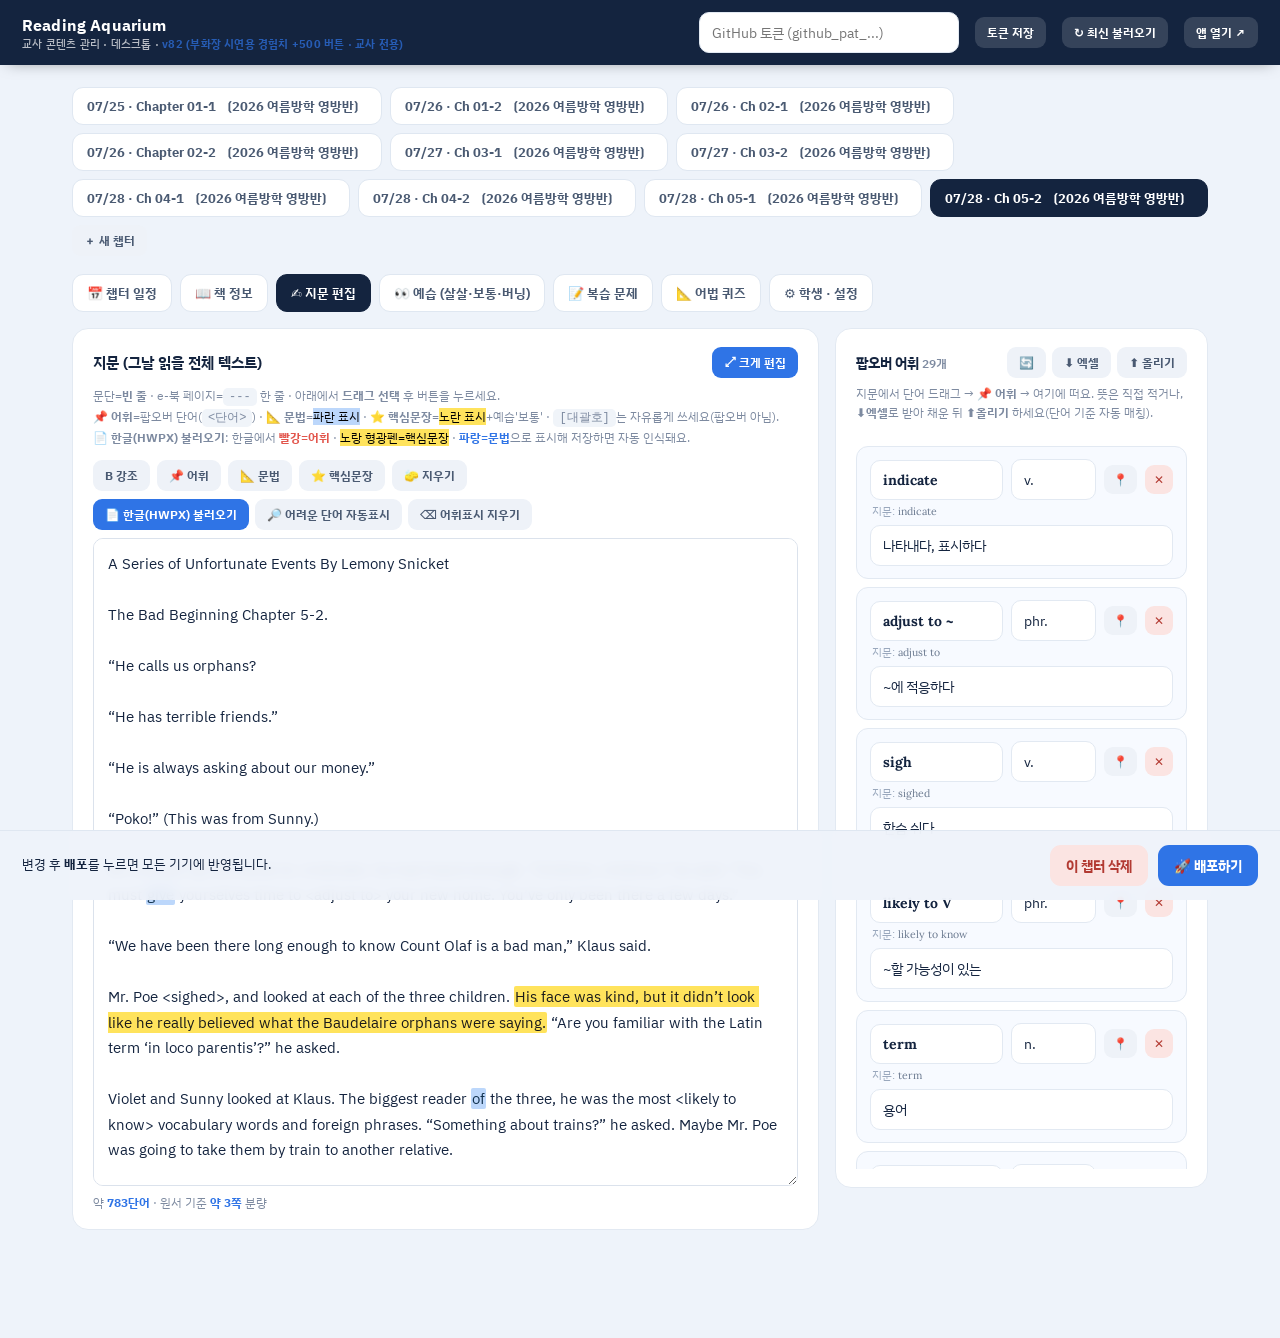
<file: admin.html>
<!DOCTYPE html>
<html lang="ko">
<head>
<meta charset="utf-8">
<meta name="viewport" content="width=device-width, initial-scale=1">
<title>Reading Aquarium · 콘텐츠 관리</title>
<meta name="description" content="교사용 데스크톱 콘텐츠 관리 — 날짜별 지문·문장·퀴즈를 편집하고 배포합니다.">
<link rel="icon" href="data:image/svg+xml,<svg xmlns=%22http://www.w3.org/2000/svg%22 viewBox=%220 0 100 100%22><text y=%22.9em%22 font-size=%2290%22>📝</text></svg>">
<link rel="preconnect" href="https://fonts.googleapis.com">
<link rel="preconnect" href="https://fonts.gstatic.com" crossorigin>
<link href="https://fonts.googleapis.com/css2?family=IBM+Plex+Sans+KR:wght@400;500;600;700&family=Lora:ital,wght@0,400;0,500;0,600&display=swap" rel="stylesheet">
<link rel="stylesheet" href="css/admin.css?v=v82">
</head>
<body>
<div id="admin"></div>
<script src="js/data.js?v=v82"></script>
<script src="js/admin.js?v=v82"></script>
</body>
</html>
</file>
<file: css/admin.css>
*{box-sizing:border-box}
html,body{margin:0;padding:0}
body{
  font-family:'IBM Plex Sans KR',system-ui,sans-serif;
  -webkit-font-smoothing:antialiased;
  background:#eef3fa;color:#14243f;
}
button{font-family:inherit}
a{color:#2f74e6}

/* 상단 고정 바 */
.topbar{
  position:sticky;top:0;z-index:20;
  background:#14243f;color:#fff;
  display:flex;align-items:center;gap:16px;flex-wrap:wrap;
  padding:12px 22px;box-shadow:0 4px 16px -8px rgba(0,0,0,.5);
}
.topbar .brand{font-size:16px;font-weight:700;letter-spacing:.01em}
.topbar .brand small{display:block;font-size:11px;font-weight:500;opacity:.7;letter-spacing:.02em}
.topbar .spacer{flex:1}
.topbar .status{font-size:12px;opacity:.85;max-width:340px;line-height:1.5}

.wrap{max-width:1180px;margin:0 auto;padding:22px}

/* Day 탭 */
.daybar{display:flex;align-items:center;gap:8px;flex-wrap:wrap;margin-bottom:18px}
.daychip{
  font-size:13px;font-weight:700;padding:9px 14px;border-radius:11px;cursor:pointer;
  background:#fff;border:1px solid #dfe7f1;color:#4a5a72;white-space:nowrap;
}
.daychip.on{background:#14243f;border-color:#14243f;color:#fff}
.daychip:hover:not(.on){border-color:#2f74e6;color:#2f74e6}

/* 2단 레이아웃 */
.cols{display:grid;grid-template-columns:1fr 1fr;gap:18px;align-items:start}
@media (max-width:900px){ .cols{grid-template-columns:1fr} }

.card{background:#fff;border:1px solid #e2e9f2;border-radius:16px;padding:18px 20px;margin-bottom:18px}
.card h2{font-size:15px;font-weight:700;margin:0 0 4px}
.card .hint{font-size:12px;color:#7d8aa0;line-height:1.6;margin:0 0 12px}
.label{font-size:12px;font-weight:700;color:#7d8aa0;margin:14px 0 6px}
.label:first-of-type{margin-top:4px}

.inp{
  width:100%;border:1.5px solid #e2e9f2;background:#fff;border-radius:10px;
  padding:10px 12px;font-family:inherit;font-size:14px;color:#14243f;outline:none;
}
.inp:focus{border-color:#2f74e6}
textarea.inp{resize:vertical;min-height:80px;line-height:1.7}
.row{display:flex;gap:8px}
.row > *{flex:1}

.btn{border:none;border-radius:11px;padding:11px 16px;font-size:13.5px;font-weight:700;cursor:pointer;font-family:inherit}
.btn.primary{background:#2f74e6;color:#fff}
.btn.primary:hover{background:#1f5fd0}
.btn.dark{background:#14243f;color:#fff}
.btn.ghost{background:#eef2f8;color:#4a5a72}
.btn.ghost:hover{background:#e2e9f2}
.btn.danger{background:#fbe4e2;color:#b23a32}
.btn.sm{padding:7px 12px;font-size:12px;border-radius:9px}
.btn.light{background:rgba(255,255,255,.14);color:#fff}
.btn.light:hover{background:rgba(255,255,255,.24)}
.btn[disabled]{opacity:.5;cursor:default}

/* 퀴즈 문항 카드 */
.qcard{background:#f7faff;border:1px solid #e2e9f2;border-radius:12px;padding:12px 13px;margin-top:10px}
.qhead{display:flex;align-items:center;gap:9px;margin-bottom:8px}
.qnum{font-size:12px;font-weight:700;color:#7d8aa0}
.opt{display:flex;align-items:center;gap:8px;margin-top:7px}
.opt input[type=radio]{accent-color:#2fa36b;width:16px;height:16px;flex:none}
.catbox{margin-bottom:14px}
.cathead{display:flex;align-items:center;justify-content:space-between;margin-bottom:2px}
.cathead .name{font-size:14px;font-weight:700}
.cathead .cnt{font-size:12px;color:#7d8aa0;font-weight:600}
.empty{font-size:12px;color:#b8c2d2;margin-top:8px}

.savebar{
  position:sticky;bottom:0;z-index:15;background:#eef3faee;backdrop-filter:blur(6px);
  border-top:1px solid #dfe7f1;padding:14px 22px;display:flex;gap:10px;align-items:center;flex-wrap:wrap;
}
.savebar .msg{flex:1;font-size:13px;line-height:1.5;min-width:200px}
.toast-ok{color:#1f7a4d}
.toast-err{color:#b23a32}
.mono{font-family:ui-monospace,Menlo,Consolas,monospace;font-size:12px;background:#f0f4f9;padding:2px 6px;border-radius:5px}
.pw-editor{cursor:text}
.pw-editor:empty:before{content:attr(data-ph);color:#b8c2d2}
.pw-editor mark{background:#ffe35c;color:#1a1a1a;border-radius:2px;padding:0 .06em}
.pw-editor b,.pw-editor strong{font-weight:800;color:#0f2440}
.pw-editor:focus{border-color:#2f74e6 !important;box-shadow:0 0 0 3px rgba(47,116,230,.12)}

/* 📍 지문에서 단어 위치 반짝임(교사 편집기) — 인라인 배경을 안 써서 직렬화에 영향 없음.
   노란/파란 형광펜 위에서도 잘 보이도록 선명한 마젠타 + 외곽선으로 반짝 */
@keyframes edLocateFlash{
  0%,100%{background-color:transparent;box-shadow:none;color:inherit}
  15%,55%{background-color:#ff2d95;box-shadow:0 0 0 2px #ff2d95;color:#fff}
}
.ed-locate-flash{border-radius:3px;animation:edLocateFlash 1.8s ease}
</file>
